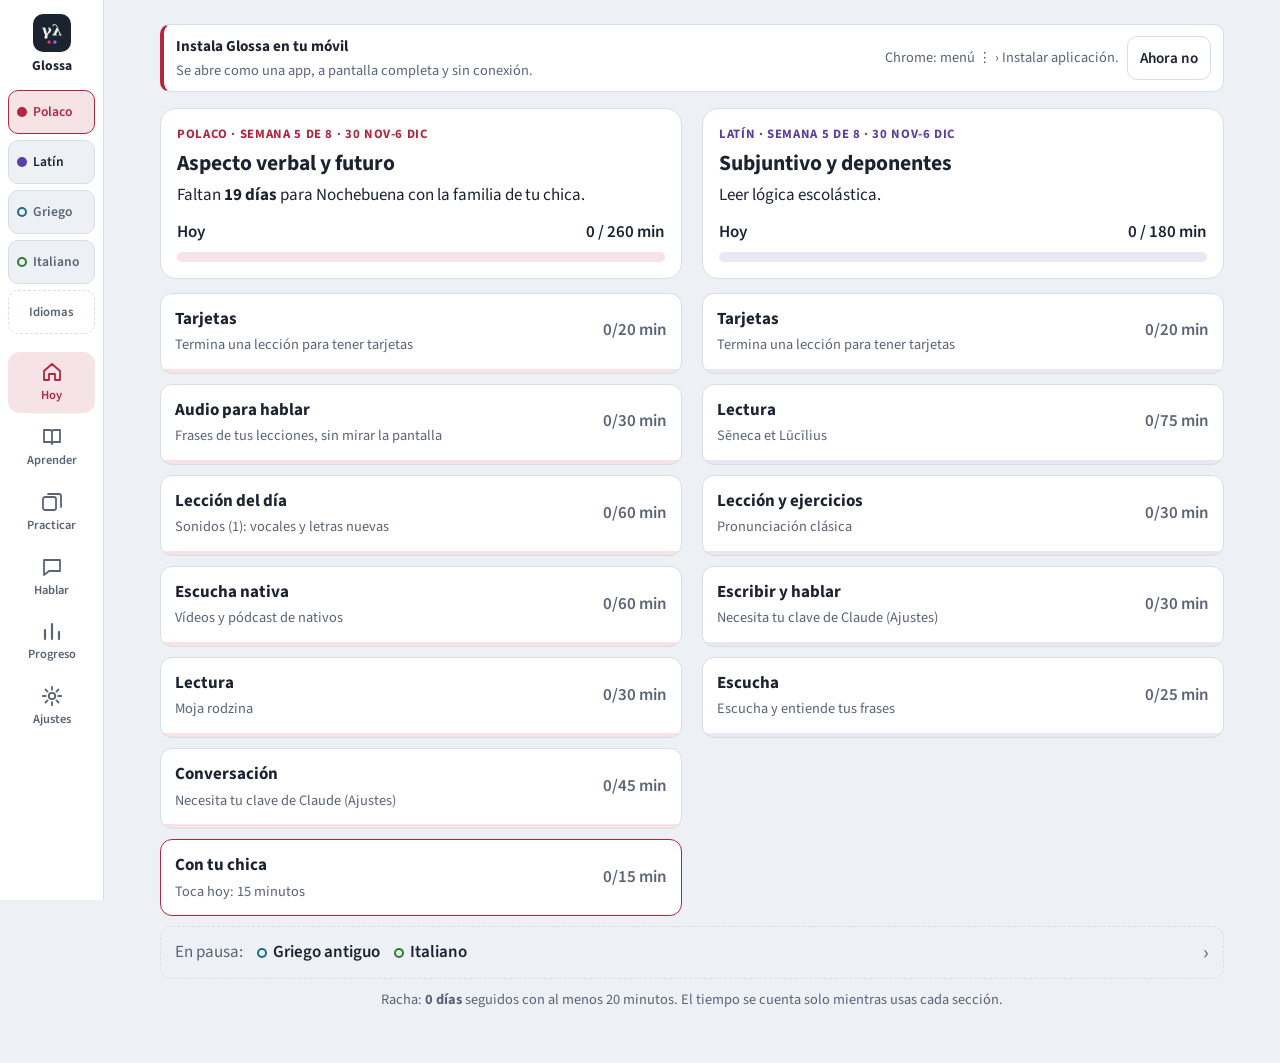
<file: index.html>
<!DOCTYPE html>
<html lang="es">
<head>
<meta charset="utf-8">
<meta name="viewport" content="width=device-width, initial-scale=1, viewport-fit=cover">
<meta name="theme-color" content="#edf0f4" media="(prefers-color-scheme: light)">
<meta name="theme-color" content="#0f131a" media="(prefers-color-scheme: dark)">
<meta name="description" content="Polaco, latín y los idiomas que vengan: lecciones, tarjetas, lecturas y conversación.">
<title>Glossa</title>
<link rel="manifest" href="manifest.webmanifest">
<link rel="icon" href="icons/icon-192.png" type="image/png">
<link rel="apple-touch-icon" href="icons/apple-touch-icon.png">
<meta name="apple-mobile-web-app-capable" content="yes">
<meta name="mobile-web-app-capable" content="yes">
<meta name="apple-mobile-web-app-title" content="Glossa">
<link rel="stylesheet" href="css/fonts.css">
<link rel="stylesheet" href="css/app.css">
</head>
<body data-course="pl">
<div id="app"><p class="boot">Cargando Glossa…</p></div>
<script src="js/version.js"></script>
<script src="js/core.js"></script>
<script src="courses/index.js"></script>
<script src="courses/pl.js"></script>
<script src="courses/pl-2.js"></script>
<script src="courses/pl-3.js"></script>
<script src="courses/pl-4.js"></script>
<script src="courses/pl-5.js"></script>
<script src="courses/pl-6.js"></script>
<script src="courses/pl-7.js"></script>
<script src="courses/pl-8.js"></script>
<script src="courses/la.js"></script>
<script src="courses/la-2.js"></script>
<script src="courses/la-3.js"></script>
<script src="courses/la-4.js"></script>
<script src="courses/la-5.js"></script>
<script src="courses/la-6.js"></script>
<script src="courses/la-7.js"></script>
<script src="courses/la-8.js"></script>
<script src="courses/grc.js"></script>
<script src="courses/grc-1.js"></script>
<script src="courses/grc-2.js"></script>
<script src="courses/grc-3.js"></script>
<script src="courses/grc-4.js"></script>
<script src="courses/grc-5.js"></script>
<script src="courses/grc-6.js"></script>
<script src="courses/grc-7.js"></script>
<script src="courses/grc-8.js"></script>
<script src="courses/it.js"></script>
<script src="courses/it-1.js"></script>
<script src="courses/it-2.js"></script>
<script src="courses/it-3.js"></script>
<script src="courses/it-4.js"></script>
<script src="courses/it-5.js"></script>
<script src="courses/it-6.js"></script>
<script src="courses/it-7.js"></script>
<script src="courses/it-8.js"></script>
<script src="js/store.js"></script>
<script src="js/speech.js"></script>
<script src="js/voz-pro.js"></script>
<script src="js/ai.js"></script>
<script src="js/app.js"></script>
</body>
</html>
</file>
<file: css/fonts.css>
/* Literata y Source Sans 3 (SIL Open Font License), servidas desde la propia app para funcionar sin conexión */
@font-face{font-family:'Literata';font-style:normal;font-display:swap;font-weight:400;src:url(../fonts/literata-latin-400-normal.woff2) format('woff2');unicode-range:U+0000-00FF,U+0131,U+0152-0153,U+02BB-02BC,U+02C6,U+02DA,U+02DC,U+0304,U+0308,U+0329,U+2000-206F,U+20AC,U+2122,U+2191,U+2193,U+2212,U+2215,U+FEFF,U+FFFD;}
@font-face{font-family:'Literata';font-style:normal;font-display:swap;font-weight:400;src:url(../fonts/literata-latin-ext-400-normal.woff2) format('woff2');unicode-range:U+0100-02BA,U+02BD-02C5,U+02C7-02CC,U+02CE-02D7,U+02DD-02FF,U+0304,U+0308,U+0329,U+1D00-1DBF,U+1E00-1E9F,U+1EF2-1EFF,U+2020,U+20A0-20AB,U+20AD-20C0,U+2113,U+2C60-2C7F,U+A720-A7FF;}
@font-face{font-family:'Literata';font-style:normal;font-display:swap;font-weight:600;src:url(../fonts/literata-latin-600-normal.woff2) format('woff2');unicode-range:U+0000-00FF,U+0131,U+0152-0153,U+02BB-02BC,U+02C6,U+02DA,U+02DC,U+0304,U+0308,U+0329,U+2000-206F,U+20AC,U+2122,U+2191,U+2193,U+2212,U+2215,U+FEFF,U+FFFD;}
@font-face{font-family:'Literata';font-style:normal;font-display:swap;font-weight:600;src:url(../fonts/literata-latin-ext-600-normal.woff2) format('woff2');unicode-range:U+0100-02BA,U+02BD-02C5,U+02C7-02CC,U+02CE-02D7,U+02DD-02FF,U+0304,U+0308,U+0329,U+1D00-1DBF,U+1E00-1E9F,U+1EF2-1EFF,U+2020,U+20A0-20AB,U+20AD-20C0,U+2113,U+2C60-2C7F,U+A720-A7FF;}
@font-face{font-family:'Literata';font-style:italic;font-display:swap;font-weight:400;src:url(../fonts/literata-latin-400-italic.woff2) format('woff2');unicode-range:U+0000-00FF,U+0131,U+0152-0153,U+02BB-02BC,U+02C6,U+02DA,U+02DC,U+0304,U+0308,U+0329,U+2000-206F,U+20AC,U+2122,U+2191,U+2193,U+2212,U+2215,U+FEFF,U+FFFD;}
@font-face{font-family:'Literata';font-style:italic;font-display:swap;font-weight:400;src:url(../fonts/literata-latin-ext-400-italic.woff2) format('woff2');unicode-range:U+0100-02BA,U+02BD-02C5,U+02C7-02CC,U+02CE-02D7,U+02DD-02FF,U+0304,U+0308,U+0329,U+1D00-1DBF,U+1E00-1E9F,U+1EF2-1EFF,U+2020,U+20A0-20AB,U+20AD-20C0,U+2113,U+2C60-2C7F,U+A720-A7FF;}
@font-face{font-family:'Literata';font-style:normal;font-display:swap;font-weight:400;src:url(../fonts/literata-greek-400-normal.woff2) format('woff2');unicode-range:U+0370-0377,U+037A-037F,U+0384-038A,U+038C,U+038E-03A1,U+03A3-03FF;}
@font-face{font-family:'Literata';font-style:normal;font-display:swap;font-weight:400;src:url(../fonts/literata-greek-ext-400-normal.woff2) format('woff2');unicode-range:U+1F00-1FFF;}
@font-face{font-family:'Literata';font-style:normal;font-display:swap;font-weight:600;src:url(../fonts/literata-greek-600-normal.woff2) format('woff2');unicode-range:U+0370-0377,U+037A-037F,U+0384-038A,U+038C,U+038E-03A1,U+03A3-03FF;}
@font-face{font-family:'Literata';font-style:normal;font-display:swap;font-weight:600;src:url(../fonts/literata-greek-ext-600-normal.woff2) format('woff2');unicode-range:U+1F00-1FFF;}
@font-face{font-family:'Source Sans 3';font-style:normal;font-display:swap;font-weight:400;src:url(../fonts/source-sans-3-latin-400-normal.woff2) format('woff2');unicode-range:U+0000-00FF,U+0131,U+0152-0153,U+02BB-02BC,U+02C6,U+02DA,U+02DC,U+0304,U+0308,U+0329,U+2000-206F,U+20AC,U+2122,U+2191,U+2193,U+2212,U+2215,U+FEFF,U+FFFD;}
@font-face{font-family:'Source Sans 3';font-style:normal;font-display:swap;font-weight:400;src:url(../fonts/source-sans-3-latin-ext-400-normal.woff2) format('woff2');unicode-range:U+0100-02BA,U+02BD-02C5,U+02C7-02CC,U+02CE-02D7,U+02DD-02FF,U+0304,U+0308,U+0329,U+1D00-1DBF,U+1E00-1E9F,U+1EF2-1EFF,U+2020,U+20A0-20AB,U+20AD-20C4,U+2113,U+2C60-2C7F,U+A720-A7FF;}
@font-face{font-family:'Source Sans 3';font-style:normal;font-display:swap;font-weight:600;src:url(../fonts/source-sans-3-latin-600-normal.woff2) format('woff2');unicode-range:U+0000-00FF,U+0131,U+0152-0153,U+02BB-02BC,U+02C6,U+02DA,U+02DC,U+0304,U+0308,U+0329,U+2000-206F,U+20AC,U+2122,U+2191,U+2193,U+2212,U+2215,U+FEFF,U+FFFD;}
@font-face{font-family:'Source Sans 3';font-style:normal;font-display:swap;font-weight:600;src:url(../fonts/source-sans-3-latin-ext-600-normal.woff2) format('woff2');unicode-range:U+0100-02BA,U+02BD-02C5,U+02C7-02CC,U+02CE-02D7,U+02DD-02FF,U+0304,U+0308,U+0329,U+1D00-1DBF,U+1E00-1E9F,U+1EF2-1EFF,U+2020,U+20A0-20AB,U+20AD-20C4,U+2113,U+2C60-2C7F,U+A720-A7FF;}
@font-face{font-family:'Source Sans 3';font-style:normal;font-display:swap;font-weight:700;src:url(../fonts/source-sans-3-latin-700-normal.woff2) format('woff2');unicode-range:U+0000-00FF,U+0131,U+0152-0153,U+02BB-02BC,U+02C6,U+02DA,U+02DC,U+0304,U+0308,U+0329,U+2000-206F,U+20AC,U+2122,U+2191,U+2193,U+2212,U+2215,U+FEFF,U+FFFD;}
@font-face{font-family:'Source Sans 3';font-style:normal;font-display:swap;font-weight:700;src:url(../fonts/source-sans-3-latin-ext-700-normal.woff2) format('woff2');unicode-range:U+0100-02BA,U+02BD-02C5,U+02C7-02CC,U+02CE-02D7,U+02DD-02FF,U+0304,U+0308,U+0329,U+1D00-1DBF,U+1E00-1E9F,U+1EF2-1EFF,U+2020,U+20A0-20AB,U+20AD-20C4,U+2113,U+2C60-2C7F,U+A720-A7FF;}
</file>
<file: css/app.css>
:root {
  /* Glossa: herramienta de estudio diaria. Fondo gris azulado, superficies blancas, un acento por idioma
     (carmesí polaco, violeta latín, azul griego, verde italiano). Interfaz en sans; los textos en otros idiomas,
     en serif Literata. Móvil: navegación abajo y, en lecciones y prácticas, una barra de acción fija al alcance
     del pulgar. Fold abierta (≥ 680 px): barra lateral y dos columnas. */
  --bg: #edf0f4;
  --surface: #ffffff;
  --ink: #1b2230;
  --muted: #5a6475;
  --line: #d8dde6;
  --good: #1e7a4c;
  --mid: #9a6200;
  --bad: #b3261e;
  --c-pl: #b3263e;
  --c-la: #5b3fa3;
  --c-grc: #1f6f8b;
  --c-it: #2e7d32;
  --on-accent: #ffffff;
  --font-ui: "Source Sans 3", "Segoe UI", Roboto, system-ui, sans-serif;
  --font-text: "Literata", Georgia, "Times New Roman", serif;
  --radius: 12px;
  --rail: 104px;
  color-scheme: light;
}
@media (prefers-color-scheme: dark) {
  :root:not([data-theme="light"]) {
    --bg: #0f131a; --surface: #181d27; --ink: #e6e9f0; --muted: #9ba4b6; --line: #2a3140;
    --good: #5fd39c; --mid: #e8b04a; --bad: #ff8a80;
    --c-pl: #ff7f92; --c-la: #b6a4ff; --c-grc: #6cc6e6; --c-it: #7fd88a;
    --on-accent: #12151c;
    color-scheme: dark;
  }
}
:root[data-theme="dark"] {
  --bg: #0f131a; --surface: #181d27; --ink: #e6e9f0; --muted: #9ba4b6; --line: #2a3140;
  --good: #5fd39c; --mid: #e8b04a; --bad: #ff8a80;
  --c-pl: #ff7f92; --c-la: #b6a4ff; --c-grc: #6cc6e6; --c-it: #7fd88a;
  --on-accent: #12151c;
  color-scheme: dark;
}
[data-course] { --accent: var(--c-pl); --accent-soft: color-mix(in srgb, var(--accent) 13%, transparent); }
[data-course="la"] { --accent: var(--c-la); }
[data-course="grc"] { --accent: var(--c-grc); }
[data-course="it"] { --accent: var(--c-it); }

* { box-sizing: border-box; }
[hidden] { display: none !important; }
html, body { margin: 0; height: 100%; }
body {
  background: var(--bg); color: var(--ink); font-family: var(--font-ui); font-size: 17px; line-height: 1.5;
  -webkit-text-size-adjust: 100%; -webkit-tap-highlight-color: transparent;
}
.boot { padding: 24px; color: var(--muted); }
h1, h2, h3 { text-wrap: balance; line-height: 1.2; }
h1.page { font-size: 1.6rem; margin: 6px 0 12px; }
h2 { font-size: 1.18rem; margin: 26px 0 10px; }
h3 { margin: 20px 0 8px; color: var(--muted); text-transform: uppercase; letter-spacing: .05em; font-size: .8rem; }
p { margin: 0 0 12px; }
a { color: var(--accent); }
.t { font-family: var(--font-text); }
em.t { font-style: italic; }
.num { font-variant-numeric: tabular-nums; }
.muted { color: var(--muted); }
.small { font-size: .9rem; }
.center { text-align: center; justify-content: center; }
.hint { color: var(--muted); font-size: .9rem; }
.eyebrow { color: var(--accent); font-weight: 700; font-size: .8rem; text-transform: uppercase; letter-spacing: .05em; margin: 0 0 6px; }
.lead { font-size: 1.05rem; }
.sr { position: absolute; width: 1px; height: 1px; overflow: hidden; clip: rect(0 0 0 0); white-space: nowrap; }
button, input, select, textarea { font: inherit; color: inherit; }
button { cursor: pointer; }
:focus-visible { outline: 3px solid var(--accent); outline-offset: 2px; }
.err { color: var(--bad); }
.okmsg { color: var(--good); font-weight: 600; }
.midmsg { color: var(--mid); font-weight: 600; }
.badmsg { color: var(--bad); font-weight: 600; }

/* ---------- Marco ---------- */
.shell { min-height: 100%; }
.content { max-width: 680px; margin: 0 auto; padding: 0 16px calc(96px + env(safe-area-inset-bottom)); }
body.sheet-open .content { padding-bottom: calc(300px + env(safe-area-inset-bottom)); }
body.flow .content { padding-bottom: calc(210px + env(safe-area-inset-bottom)); }
.rail { display: none; }
.top { display: flex; align-items: center; gap: 10px; padding: calc(10px + env(safe-area-inset-top)) 0 8px; position: sticky; top: 0; background: var(--bg); z-index: 5; }
.brand { font-weight: 700; display: flex; align-items: center; gap: 8px; flex: 1; }
.logo { width: 30px; height: 30px; border-radius: 8px; display: block; }
.dot { display: inline-block; width: 10px; height: 10px; border-radius: 50%; background: var(--accent); flex: none; }
.dot.hollow { background: transparent; box-shadow: inset 0 0 0 2px var(--accent); }
.course-btn { display: inline-flex; align-items: center; gap: 8px; border: 1px solid var(--line); background: var(--surface); border-radius: 999px; padding: 6px 14px; min-height: 44px; font-weight: 600; }
.chev { color: var(--muted); font-size: .8rem; }
.icon-btn { border: 0; background: none; width: 44px; height: 44px; display: grid; place-items: center; color: var(--muted); border-radius: 50%; flex: none; }
.icon-btn svg { width: 22px; height: 22px; }
.tabs { position: fixed; left: 0; right: 0; bottom: 0; z-index: 10; display: grid; grid-template-columns: repeat(5, 1fr); background: var(--surface); border-top: 1px solid var(--line); padding: 4px 4px calc(4px + env(safe-area-inset-bottom)); }
.tabs button { position: relative; border: 0; background: none; display: grid; justify-items: center; gap: 2px; padding: 6px 2px; min-height: 58px; color: var(--muted); font-size: .76rem; font-weight: 600; }
.tabs svg { width: 24px; height: 24px; }
.tabs button.on { color: var(--accent); }
.badge { position: absolute; top: 2px; left: 54%; background: var(--accent); color: var(--on-accent); border-radius: 99px; font-size: .7rem; padding: 1px 6px; min-width: 20px; font-style: normal; }
.toast { position: fixed; left: 50%; transform: translateX(-50%); bottom: calc(84px + env(safe-area-inset-bottom)); background: var(--ink); color: var(--bg); padding: 10px 16px; border-radius: 10px; z-index: 40; max-width: 90vw; font-weight: 600; box-shadow: 0 8px 24px rgba(10, 20, 40, .25); }
body.flow .toast { bottom: calc(150px + env(safe-area-inset-bottom)); }
body.typing .tabs, body.typing .actbar { display: none; }
.banner { background: var(--surface); border: 1px solid var(--line); border-left: 4px solid var(--accent); border-radius: 10px; padding: 10px 12px; font-size: .95rem; margin: 6px 0 12px; }
.banner.warn { border-left-color: var(--bad); }
.banner.install { display: flex; gap: 12px; align-items: center; justify-content: space-between; flex-wrap: wrap; }
.banner.install p { margin: 2px 0 0; }
.banner .row-btns { margin: 0; }
.row-between { display: flex; align-items: center; justify-content: space-between; gap: 10px; }
.row-between h2 { margin-bottom: 10px; }

/* ---------- Botones y piezas ---------- */
.btn { display: inline-flex; align-items: center; justify-content: center; gap: 8px; min-height: 44px; padding: 9px 16px; border-radius: 10px; border: 1px solid var(--line); background: var(--surface); font-weight: 600; text-decoration: none; color: var(--ink); }
.btn svg { width: 20px; height: 20px; flex: none; }
.btn.primary { background: var(--accent); border-color: var(--accent); color: var(--on-accent); }
.btn.danger { background: var(--bad); border-color: var(--bad); color: var(--on-accent); }
.btn.ghost { background: transparent; }
.btn.small { padding: 6px 12px; font-size: .95rem; }
.btn.tiny { padding: 4px 10px; font-size: .88rem; }
.btn.big { min-height: 52px; font-size: 1.05rem; }
.btn.wide { width: 100%; }
.btn:disabled, .btn.disabled, .btn[aria-disabled="true"] { opacity: .5; cursor: default; }
.btn.mic.on { background: var(--accent-soft); border-color: var(--accent); color: var(--accent); }
.btn.primary.mic.on { background: var(--accent); color: var(--on-accent); opacity: .85; }
.btn.icon { padding: 0; width: 46px; }
.filebtn { cursor: pointer; }
.back { display: inline-flex; align-items: center; gap: 2px; background: none; border: 0; color: var(--accent); font-weight: 600; padding: 8px 10px 8px 0; min-height: 44px; margin-left: -6px; }
.back svg { width: 20px; height: 20px; }
.say { position: relative; flex: none; display: inline-grid; place-items: center; width: 44px; height: 44px; border-radius: 50%; border: 1px solid var(--line); background: var(--accent-soft); color: var(--accent); }
.say svg { width: 20px; height: 20px; }
.say.big { width: 76px; height: 76px; border-width: 2px; border-color: var(--accent); }
.say.big svg { width: 34px; height: 34px; }
.row-btns { display: flex; flex-wrap: wrap; gap: 8px; align-items: center; margin: 12px 0; }
.card { background: var(--surface); border: 1px solid var(--line); border-radius: 14px; padding: 16px; margin: 12px 0; }
.card.center { text-align: center; }
.card.empty { padding: 26px 18px; }
.card > :last-child { margin-bottom: 0; }
.card-grid { display: grid; gap: 12px; grid-template-columns: repeat(auto-fit, minmax(min(100%, 260px), 1fr)); }
.card-grid .card { margin: 0; }
.note { background: var(--accent-soft); border-radius: 12px; padding: 12px 14px; margin: 12px 0; }
.endbar { margin: 22px 0 8px; display: grid; gap: 8px; }
.two { display: grid; gap: 0 24px; }
.chip { border: 1px solid var(--line); background: var(--surface); border-radius: 12px; padding: 8px 14px; min-height: 44px; font-size: 1.05rem; box-shadow: 0 2px 0 var(--line); }
.chip.on { background: var(--accent); color: var(--on-accent); border-color: var(--accent); box-shadow: none; }
.chip:disabled { opacity: .3; box-shadow: none; }
.chips { display: flex; flex-wrap: wrap; gap: 8px; margin-bottom: 12px; }
.chips .chip { font-weight: 600; border-radius: 999px; box-shadow: none; background: var(--bg); }
.chips .chip.on { background: var(--accent); }
.bar { height: 10px; background: var(--accent-soft); border-radius: 99px; overflow: hidden; }
.bar i { display: block; height: 100%; background: var(--accent); border-radius: 99px; transition: width .35s ease; }
.bar.thin { height: 4px; border-radius: 0 0 12px 12px; }
.spin { display: inline-block; width: 28px; height: 28px; border-radius: 50%; border: 3px solid var(--accent-soft); border-top-color: var(--accent); animation: spin .9s linear infinite; flex: none; }
@keyframes spin { to { transform: rotate(360deg); } }

/* ---------- Hoy ---------- */
.hero { background: var(--surface); border: 1px solid var(--line); border-radius: 16px; padding: 16px; margin: 4px 0 14px; }
.hero-title { font-size: 1.5rem; margin: 2px 0 6px; }
.sub { margin-bottom: 12px; }
.meter-top { display: flex; justify-content: space-between; gap: 10px; font-weight: 600; margin-bottom: 6px; }
.tasks, .list { list-style: none; padding: 0; margin: 0; display: grid; gap: 10px; }
.task { background: var(--surface); border: 1px solid var(--line); border-radius: var(--radius); overflow: hidden; }
.task.par { border-color: var(--accent); }
.task-go { width: 100%; display: flex; align-items: center; justify-content: space-between; gap: 12px; background: none; border: 0; padding: 13px 14px; text-align: left; min-height: 62px; }
.task-main { display: grid; gap: 2px; }
.task-main .muted { font-size: .9rem; }
.task-min { display: inline-flex; align-items: center; gap: 4px; color: var(--muted); font-weight: 600; white-space: nowrap; }
.task.done .task-min { color: var(--good); }
.task-min svg, .n svg { width: 18px; height: 18px; }
.hoy-grid { display: grid; grid-template-columns: repeat(auto-fit, minmax(300px, 1fr)); gap: 20px; align-items: start; }
.others { display: grid; gap: 8px; margin: 14px 0; }
.other { display: flex; align-items: center; gap: 10px; background: var(--surface); border: 1px solid var(--line); border-radius: var(--radius); padding: 12px 14px; min-height: 52px; font-weight: 600; text-align: left; }
.other .num { margin-left: auto; color: var(--muted); font-weight: 600; font-size: .92rem; }
.other .chev, .paused-row .chev { font-size: 1.3rem; }
.paused-row { width: 100%; display: flex; align-items: center; gap: 8px 14px; flex-wrap: wrap; background: transparent; border: 1px dashed var(--line); border-radius: var(--radius); padding: 10px 14px; min-height: 52px; margin: 10px 0; text-align: left; }
.paused-row .chev { margin-left: auto; }
.pz { display: inline-flex; align-items: center; gap: 6px; font-weight: 600; }
.paused-card h2 { margin: 0 0 6px; }

/* ---------- Listas y ruta ---------- */
.row { width: 100%; display: flex; gap: 12px; align-items: center; text-align: left; background: var(--surface); border: 1px solid var(--line); border-radius: var(--radius); padding: 11px 14px; min-height: 60px; }
.row .n { flex: none; display: inline-grid; place-items: center; width: 34px; height: 34px; border-radius: 50%; background: var(--accent-soft); color: var(--accent); font-weight: 700; font-size: .78rem; }
.row.done .n { background: color-mix(in srgb, var(--good) 15%, transparent); color: var(--good); }
.row.pend { border-style: dashed; background: transparent; }
.row-main { display: grid; gap: 2px; min-width: 0; }
.row-main .muted { font-size: .88rem; }
.seg { display: inline-flex; background: var(--surface); border: 1px solid var(--line); border-radius: 999px; padding: 3px; }
.seg button { border: 0; background: none; padding: 7px 14px; border-radius: 999px; font-weight: 600; color: var(--muted); min-height: 44px; display: inline-flex; align-items: center; justify-content: center; gap: 5px; }
.seg button svg { width: 16px; height: 16px; }
.seg button[aria-pressed="true"] { background: var(--accent); color: var(--on-accent); }
.seg.wide { display: flex; margin: 0 0 14px; }
.seg.wide button { flex: 1; }
.level-head h2 { margin: 2px 0 12px; }
.level-head .hint { margin-top: 8px; }
.continuar { justify-content: space-between; text-align: left; margin: 16px 0 6px; min-height: 66px; padding: 10px 16px; }
.continuar span { display: grid; gap: 1px; min-width: 0; }
.continuar small { font-weight: 500; font-size: .86rem; opacity: .92; overflow: hidden; text-overflow: ellipsis; white-space: nowrap; }
.continuar svg { width: 26px; height: 26px; }
.units { list-style: none; padding: 0; margin: 14px 0 6px; display: grid; gap: 10px; }
.unit { background: var(--surface); border: 1px solid var(--line); border-radius: 14px; overflow: hidden; }
.unit.cur { border-color: var(--accent); box-shadow: inset 0 0 0 1px var(--accent); }
.unit.off { background: transparent; border-style: dashed; }
.unit-head { width: 100%; display: flex; align-items: center; gap: 12px; background: none; border: 0; padding: 12px 14px; text-align: left; min-height: 66px; }
.unit-head.static { cursor: default; }
.unit-n { flex: none; display: grid; place-items: center; width: 36px; height: 36px; border-radius: 50%; background: var(--accent-soft); color: var(--accent); font-weight: 700; }
.unit.done .unit-n { background: color-mix(in srgb, var(--good) 15%, transparent); color: var(--good); }
.unit.off .unit-n { background: transparent; box-shadow: inset 0 0 0 1px var(--line); color: var(--muted); }
.unit-n svg { width: 18px; height: 18px; }
.unit-main { flex: 1; display: grid; gap: 1px; min-width: 0; }
.unit-k { color: var(--accent); font-size: .74rem; font-weight: 700; text-transform: uppercase; letter-spacing: .05em; }
.unit .chev { color: var(--muted); font-size: 1.5rem; line-height: 1; transition: transform .15s; }
.unit-head[aria-expanded="true"] .chev { transform: rotate(90deg); }
.unit .bar.thin { border-radius: 0; }
.unit-body { padding: 10px 12px 14px; display: grid; gap: 10px; border-top: 1px solid var(--line); }
.unit-body > p { margin: 0; }
.unit-body .row { background: var(--bg); }
.unit-body .row.pend { background: transparent; }
.unit-body .btn { justify-self: start; }
.locked { display: grid; gap: 6px; }
.locked p { margin: 0; }
.locked svg { width: 18px; height: 18px; vertical-align: -3px; margin-right: 6px; color: var(--muted); }
.locked .btn { justify-self: start; }
.locked-list { opacity: .75; }
.genbox { display: grid; justify-items: center; gap: 6px; }
.genbox p { margin: 0; }
.genbox.inline { display: flex; align-items: center; gap: 10px; justify-items: start; }
.genbox.inline .spin { width: 20px; height: 20px; }

/* ---------- Lección: pasos ---------- */
.flowhead { display: flex; align-items: center; gap: 6px; padding: calc(8px + env(safe-area-inset-top)) 0 6px; }
.flowhead .close { margin-left: -10px; color: var(--ink); }
.fh-main { flex: 1; min-width: 0; }
.fh-main .eyebrow { margin: 0 0 1px; font-size: .74rem; }
.fh-title { font-size: 1.12rem; margin: 0; display: -webkit-box; -webkit-line-clamp: 2; -webkit-box-orient: vertical; overflow: hidden; }
.flowhead .btn { flex: none; }
.stepper { display: grid; grid-template-columns: repeat(4, 1fr); gap: 4px; margin: 2px 0 16px; }
.step { display: flex; flex-direction: column; align-items: center; gap: 3px; background: none; border: 0; padding: 6px 2px 8px; min-height: 58px; color: var(--muted); font-weight: 600; font-size: .78rem; border-radius: 10px 10px 0 0; box-shadow: inset 0 -3px 0 var(--line); }
.step-n { display: grid; place-items: center; width: 26px; height: 26px; border-radius: 50%; border: 2px solid var(--line); background: var(--surface); font-size: .8rem; }
.step-n svg { width: 15px; height: 15px; }
.step.past { color: var(--ink); box-shadow: inset 0 -3px 0 var(--accent); }
.step.past .step-n { border-color: var(--accent); color: var(--accent); }
.step.on { color: var(--accent); box-shadow: inset 0 -3px 0 var(--accent); }
.step.on .step-n { background: var(--accent); border-color: var(--accent); color: var(--on-accent); }
.step:disabled { opacity: .45; cursor: default; }
.paso { animation: fadeIn .18s ease-out; }
@keyframes fadeIn { from { opacity: 0; transform: translateY(6px); } to { opacity: 1; transform: none; } }
.examples, .vocab { list-style: none; padding: 0; margin: 0 0 12px; display: grid; gap: 8px; }
.examples li, .vocab li { display: flex; gap: 10px; align-items: center; background: var(--surface); border: 1px solid var(--line); border-radius: var(--radius); padding: 8px 10px; }
.examples li > span { display: grid; }
.examples .t { font-size: 1.08rem; }
.big2 { font-size: 1.3rem !important; }
.vocab li .t { font-size: 1.04rem; flex: 1; }
.vocab li .muted { flex: 1; text-align: right; font-size: .9rem; }
.tablewrap { overflow-x: auto; margin: 8px 0 14px; background: var(--surface); border: 1px solid var(--line); border-radius: var(--radius); }
table { border-collapse: collapse; width: 100%; font-size: .95rem; }
th, td { padding: 8px 10px; text-align: left; border-bottom: 1px solid var(--line); vertical-align: middle; }
th { font-size: .78rem; text-transform: uppercase; letter-spacing: .04em; color: var(--muted); }
tr:last-child td { border-bottom: 0; }
tr.cur td { background: var(--accent-soft); font-weight: 600; }
.cellsay { display: inline-flex; align-items: center; gap: 8px; }
.cellsay .say { width: 36px; height: 36px; }
.cellsay .say::after { content: ""; position: absolute; inset: -4px; }
.cellsay .say svg { width: 17px; height: 17px; }
.vgrid { list-style: none; margin: 0; padding: 0; display: grid; gap: 10px; grid-template-columns: repeat(auto-fill, minmax(min(100%, 280px), 1fr)); }
.vcard { width: 100%; height: 100%; display: grid; grid-template-columns: minmax(0, 1fr) auto; grid-template-areas: "t i" "e i"; gap: 2px 12px; align-items: center; text-align: left; background: var(--surface); border: 1px solid var(--line); border-radius: var(--radius); padding: 12px 14px; min-height: 66px; color: var(--ink); }
.vcard .vt { grid-area: t; font-size: 1.15rem; }
.vcard .ve { grid-area: e; color: var(--muted); font-size: .92rem; }
.vcard .vi { grid-area: i; display: grid; place-items: center; width: 40px; height: 40px; border-radius: 50%; background: var(--accent-soft); color: var(--accent); }
.vcard .vi svg { width: 20px; height: 20px; }
.vcard.playing { border-color: var(--accent); box-shadow: inset 0 0 0 2px var(--accent); }
.vcard.playing .vi { background: var(--accent); color: var(--on-accent); }

/* ---------- Ejercicios y reproductor ---------- */
.player { max-width: 640px; margin: 0 auto; }
.ply-top { display: flex; align-items: center; gap: 10px; margin: 2px 0 18px; }
.ply-top .bar { flex: 1; }
.item { animation: fadeIn .18s ease-out; }
.itype { color: var(--muted); font-weight: 700; font-size: .76rem; text-transform: uppercase; letter-spacing: .06em; margin: 0 0 8px; }
.show { display: flex; align-items: center; gap: 12px; flex-wrap: wrap; margin: 2px 0 10px; }
.show-t { font-size: 1.95rem; line-height: 1.2; }
.show-es { font-size: 1.35rem; font-weight: 600; }
.big-es { font-size: 1.45rem; margin-bottom: 8px; }
.q { font-weight: 600; font-size: 1.04rem; }
.opts { display: grid; gap: 10px; }
.opt { display: flex; align-items: center; gap: 12px; width: 100%; text-align: left; min-height: 58px; padding: 10px 14px; border-radius: 12px; border: 2px solid var(--line); background: var(--surface); color: var(--ink); font-size: 1.04rem; line-height: 1.3; }
.opts.t .opt { font-size: 1.16rem; }
.opt .key { flex: none; display: grid; place-items: center; width: 28px; height: 28px; border-radius: 8px; border: 1px solid var(--line); color: var(--muted); font: 600 .8rem/1 var(--font-ui); }
.opt .key svg { width: 18px; height: 18px; }
.opt.ok { border-color: var(--good); background: color-mix(in srgb, var(--good) 13%, var(--surface)); }
.opt.ok .key { background: var(--good); border-color: var(--good); color: var(--surface); }
.opt.bad { border-color: var(--bad); background: color-mix(in srgb, var(--bad) 11%, var(--surface)); }
.opt.bad .key { background: var(--bad); border-color: var(--bad); color: var(--surface); }
.opt.dim { opacity: .55; }
.opt[aria-disabled="true"] { cursor: default; }
.listen { display: flex; align-items: center; gap: 16px; margin: 4px 0 14px; }
.built, .pool { display: flex; flex-wrap: wrap; gap: 8px; min-height: 58px; padding: 8px 0; align-content: flex-start; }
.built { border-bottom: 2px dashed var(--line); margin-bottom: 10px; }
.built.ok { border-bottom: 2px solid var(--good); }
.built.bad { border-bottom: 2px solid var(--bad); }
.built .ph { align-self: center; font-family: var(--font-ui); }
.cloze { font-size: 1.35rem; line-height: 1.75; margin: 4px 0 2px; }
.blank { display: inline-block; min-width: 4.5em; border-bottom: 3px solid var(--accent); text-align: center; line-height: 1.25; }
.blank.ok { color: var(--good); border-color: var(--good); }
.blank.bad { color: var(--bad); border-color: var(--bad); text-decoration: line-through; }
.cloze-es { margin-bottom: 14px; }
.ex { background: var(--surface); border: 1px solid var(--line); border-radius: var(--radius); padding: 14px; margin: 10px 0; }
.ex .opt { background: var(--bg); min-height: 52px; }
.ex .opt.ok { background: color-mix(in srgb, var(--good) 13%, var(--surface)); }
.ex .opt.bad { background: color-mix(in srgb, var(--bad) 11%, var(--surface)); }
.ex .chip { background: var(--bg); }
.ex .say.big { width: 56px; height: 56px; }
.exfoot { display: flex; align-items: center; gap: 10px; flex-wrap: wrap; margin-top: 10px; }
.exres { margin-top: 10px; padding: 10px 12px; border-radius: 10px; background: var(--bg); }
.exres.ok { background: color-mix(in srgb, var(--good) 10%, var(--surface)); }
.exres.bad { background: color-mix(in srgb, var(--bad) 9%, var(--surface)); }
.heard { margin: 10px 0 2px; }
.answer { display: flex; align-items: center; gap: 10px; font-size: 1.1rem; margin: 8px 0 0; }
/* Barra de acción fija abajo (Comprobar / Continuar), con la corrección encima */
.actbar { position: fixed; left: 0; right: 0; bottom: 0; z-index: 12; background: var(--surface); border-top: 1px solid var(--line); box-shadow: 0 -6px 20px rgba(10, 20, 40, .08); padding: 10px 14px calc(10px + env(safe-area-inset-bottom)); }
.actbar-in { max-width: 680px; margin: 0 auto; display: grid; gap: 6px; }
.actbar.ok { background: color-mix(in srgb, var(--good) 10%, var(--surface)); border-top-color: color-mix(in srgb, var(--good) 50%, var(--line)); }
.actbar.bad { background: color-mix(in srgb, var(--bad) 9%, var(--surface)); border-top-color: color-mix(in srgb, var(--bad) 50%, var(--line)); }
.actbar-btns { display: flex; gap: 10px; }
.actbar-btns .btn { min-height: 52px; }
.actbar-btns .btn.big { flex: 1; }
.actbar .btn.primary[aria-disabled="true"] { background: var(--bg); border-color: var(--line); color: var(--muted); opacity: 1; }
.fb:empty { display: none; }
.fb > :last-child { margin-bottom: 2px; }
.fb-msg { display: flex; align-items: center; gap: 8px; font-weight: 700; font-size: 1.12rem; margin: 0 0 4px; }
.fb-msg svg { width: 22px; height: 22px; flex: none; }
.fb-ans, .exres .fb-ans { display: flex; align-items: center; gap: 10px; flex-wrap: wrap; font-size: 1.12rem; margin: 0 0 4px; }
.fb .small, .exres .small { margin: 0 0 2px; }

/* ---------- Resúmenes ---------- */
.done-card { padding: 22px 16px; }
.done-badge { display: inline-grid; place-items: center; width: 56px; height: 56px; border-radius: 50%; background: color-mix(in srgb, var(--good) 16%, var(--surface)); color: var(--good); margin-bottom: 4px; }
.done-badge svg { width: 30px; height: 30px; }
.done-card h2 { margin: 6px 0 4px; }
.score { font-size: 2.4rem; font-weight: 700; margin: 6px 0 0; line-height: 1.1; }
.mini-cards { list-style: none; padding: 0; margin: 0 0 14px; display: grid; gap: 6px; grid-template-columns: repeat(auto-fill, minmax(min(100%, 220px), 1fr)); }
.mini-cards li { display: grid; background: var(--surface); border: 1px solid var(--line); border-radius: 10px; padding: 8px 12px; }
.mini-cards .muted { font-size: .88rem; }
.next-up { display: grid; gap: 2px; background: var(--accent-soft); border-radius: 12px; padding: 12px 14px; }

/* ---------- Lectura ---------- */
.reading-tools { display: flex; gap: 8px; flex-wrap: wrap; margin: 4px 0 8px; }
.reading { font-size: 1.22rem; line-height: 1.85; background: var(--surface); border: 1px solid var(--line); border-radius: 14px; padding: 16px; }
.reading.antiguo { font-size: 1.15rem; }
.w { cursor: pointer; border-radius: 4px; padding: 0 1px; }
.w:hover { background: var(--accent-soft); }
.w.sel { background: var(--accent); color: var(--on-accent); }
.gloss-panel { display: none; }
.tr p:last-child { margin: 0; }
.overlay { position: fixed; inset: 0; background: rgba(10, 15, 25, .35); z-index: 25; }
.sheet { position: fixed; left: 0; right: 0; bottom: 0; z-index: 30; padding: 0 10px calc(10px + env(safe-area-inset-bottom)); }
.word-sheet { bottom: calc(66px + env(safe-area-inset-bottom)); padding-bottom: 6px; }
.sheet-in { max-width: 640px; margin: 0 auto; background: var(--surface); border: 1px solid var(--line); border-top: 4px solid var(--accent); border-radius: 14px; padding: 12px 14px; box-shadow: 0 10px 30px rgba(10, 20, 40, .2); max-height: calc(75vh / var(--z, 1)); overflow-y: auto; }
.sheet-top { display: flex; align-items: center; gap: 10px; margin-bottom: 6px; }
.sheet-top strong { font-size: 1.2rem; flex: 1; }
.x { border: 0; background: none; width: 44px; height: 44px; display: grid; place-items: center; color: var(--muted); flex: none; }
.x svg { width: 22px; height: 22px; }
.ai { color: var(--muted); }
.course-list { list-style: none; margin: 0 0 8px; padding: 0; display: grid; gap: 8px; }
.course-li { display: flex; align-items: center; gap: 8px; }
.course-row { flex: 1; min-width: 0; display: flex; align-items: center; gap: 12px; text-align: left; background: var(--bg); border: 1px solid var(--line); border-radius: var(--radius); padding: 12px 14px; min-height: 60px; }
.course-row > span { display: grid; gap: 2px; }
.course-row.on { border-color: var(--accent); background: var(--accent-soft); }
.course-row .dot { width: 14px; height: 14px; }

/* ---------- Tarjetas ---------- */
.review { max-width: 560px; margin: 0 auto; }
.flash { position: relative; width: 100%; background: var(--surface); border: 1px solid var(--line); border-radius: 18px; padding: 34px 16px 22px; text-align: center; display: grid; justify-items: center; gap: 12px; min-height: max(300px, calc(50vh / var(--z, 1))); align-content: center; color: var(--ink); animation: fadeIn .16s ease-out; }
.flash .tag { position: absolute; top: 12px; left: 12px; font-size: .72rem; font-weight: 700; text-transform: uppercase; letter-spacing: .05em; color: var(--accent); background: var(--accent-soft); border-radius: 99px; padding: 2px 9px; }
.front { font-size: 2rem; line-height: 1.25; }
.flash-play { display: grid; place-items: center; width: 44px; height: 44px; border-radius: 50%; background: var(--accent-soft); color: var(--accent); }
.flash-play svg { width: 20px; height: 20px; }
.backside { display: grid; gap: 4px; border-top: 1px solid var(--line); padding-top: 14px; width: 100%; }
.es { font-size: 1.25rem; font-weight: 600; }
.grades { display: grid; grid-template-columns: repeat(4, 1fr); gap: 8px; }
.grades button { min-height: 62px; border-radius: 12px; border: 1px solid var(--line); background: var(--surface); font-weight: 700; display: grid; place-items: center; gap: 0; padding: 6px 4px; color: var(--ink); }
.grades small { font-weight: 600; color: var(--muted); font-size: .8rem; }
.grades .g0 { border-color: var(--bad); color: var(--bad); }
.grades .g2 { background: var(--accent); border-color: var(--accent); color: var(--on-accent); }
.grades .g2 small { color: inherit; opacity: .85; }
.big { font-size: 1.35rem; font-weight: 600; }
p.t.big { font-size: 1.5rem; font-weight: 400; }

/* ---------- Practicar ---------- */
.hub { display: grid; gap: 12px; grid-template-columns: repeat(auto-fit, minmax(min(100%, 280px), 1fr)); }
.hub-card { margin: 0; display: grid; gap: 14px; align-content: space-between; }
.hub-top { display: flex; gap: 12px; align-items: flex-start; }
.hub-top h2 { margin: 2px 0 4px; font-size: 1.15rem; }
.hub-top p { margin: 0; }
.hub-ico { flex: none; display: grid; place-items: center; width: 44px; height: 44px; border-radius: 12px; background: var(--accent-soft); color: var(--accent); }
.hub-ico svg { width: 24px; height: 24px; }
.err-ico { background: color-mix(in srgb, var(--bad) 12%, transparent); color: var(--bad); }
.hub-card .row-btns { margin: 0; }
.hub + .hint { margin-top: 16px; }
.pill { display: inline-block; background: var(--bad); color: var(--on-accent); border-radius: 99px; font-size: .78rem; padding: 1px 8px; vertical-align: 2px; }

/* ---------- Hablar ---------- */
.menu { display: grid; gap: 10px; grid-template-columns: repeat(auto-fit, minmax(min(100%, 260px), 1fr)); }
.menu-item { text-align: left; display: grid; gap: 4px; margin: 0; width: 100%; color: var(--ink); }
.menu-item strong { font-size: 1.08rem; display: inline-flex; align-items: center; gap: 6px; }
.menu-item strong svg { width: 20px; height: 20px; color: var(--accent); }
.drillcard { min-height: 210px; display: grid; align-content: center; }
.phase { font-weight: 700; color: var(--accent); min-height: 1.5em; }
.blur { filter: blur(7px); user-select: none; }
audio { width: 100%; margin: 6px 0; }
.links { list-style: none; padding: 0; display: grid; gap: 10px; }
.links li { background: var(--surface); border: 1px solid var(--line); border-radius: var(--radius); padding: 12px 14px; display: grid; gap: 2px; }
.links a { font-weight: 700; }
.step-card .examples li, .card.step .examples li { background: var(--bg); }

/* ---------- Formularios ---------- */
.form h2 { margin-top: 0; }
.field { display: grid; gap: 6px; margin: 10px 0; align-content: start; }
.field > span { font-weight: 600; font-size: .95rem; }
.field-row { display: grid; grid-template-columns: 1fr 1fr; gap: 10px; }
.field-row.three { grid-template-columns: 1fr 1fr; gap: 0 10px; }
.field-row.three .field:first-child { grid-column: 1 / -1; }
.field input[type="text"], .field input[type="password"], .field input[type="date"], .field input[type="number"], .field select, .field textarea, .composer textarea {
  width: 100%; min-width: 0; padding: 10px 12px; border: 1px solid var(--line); border-radius: 10px; background: var(--bg); min-height: 44px;
}
.field textarea { resize: vertical; }
.field input[type="range"] { width: 100%; accent-color: var(--accent); min-height: 44px; }
.check { display: flex; gap: 10px; align-items: center; margin: 10px 0; min-height: 44px; }
.check input, .checks input { width: 22px; height: 22px; accent-color: var(--accent); flex: none; }
.checks { list-style: none; padding: 0; display: grid; gap: 8px; }
.checks label { display: flex; gap: 10px; align-items: flex-start; background: var(--surface); border: 1px solid var(--line); border-radius: 10px; padding: 11px 12px; min-height: 44px; }
.settings { display: grid; gap: 0 16px; }
.plan-row { border-top: 1px solid var(--line); padding: 12px 0 0; margin-top: 10px; }
.plan-name { display: inline-flex; align-items: center; gap: 8px; }
.plan-row .field { margin: 8px 0 4px; }
.plan-row .field > span { font-size: .85rem; color: var(--muted); }
details summary { cursor: pointer; min-height: 44px; display: flex; align-items: center; font-weight: 600; color: var(--muted); }
details.tech p { margin: 4px 0 0; }

/* ---------- Conversación ---------- */
.chatlog { display: grid; gap: 10px; max-height: calc(56vh / var(--z, 1)); overflow-y: auto; padding: 4px 2px; margin-bottom: 10px; overscroll-behavior: contain; }
.msg { max-width: 88%; padding: 10px 13px; border-radius: 14px; }
.msg p { margin: 0; }
.msg.ai { background: var(--surface); border: 1px solid var(--line); justify-self: start; border-bottom-left-radius: 4px; }
.msg.ai .t { font-size: 1.08rem; }
.msg.me { background: var(--accent); color: var(--on-accent); justify-self: end; border-bottom-right-radius: 4px; }
.msg-tools { display: flex; gap: 8px; align-items: center; margin-top: 8px; }
.tr { color: var(--muted); font-size: .92rem; margin-top: 6px !important; }
.composer { display: flex; gap: 8px; align-items: flex-end; }
.composer textarea { resize: vertical; font-family: var(--font-text); font-size: 1.05rem; }
.review-card h2 { margin-top: 0; }
.corr { list-style: none; padding: 0; display: grid; gap: 10px; margin: 0; }
.corr li { display: grid; gap: 2px; padding: 10px 12px; border: 1px solid var(--line); border-radius: 10px; background: var(--surface); }
.corr .bad { color: var(--bad); text-decoration: line-through; }
.corr .ok { color: var(--good); font-weight: 600; }
.hf { display: grid; gap: 10px; }
.hf-row { display: flex; align-items: center; gap: 12px; }
.hf-dot { flex: none; display: grid; place-items: center; width: 48px; height: 48px; border-radius: 50%; background: var(--accent-soft); color: var(--accent); }
.hf-dot svg { width: 24px; height: 24px; }
.hf-dot.escucho { background: var(--accent); color: var(--on-accent); animation: pulse 1.4s ease-in-out infinite; }
@keyframes pulse { 0%, 100% { box-shadow: 0 0 0 0 color-mix(in srgb, var(--accent) 45%, transparent); } 50% { box-shadow: 0 0 0 12px transparent; } }
.hf-phase { font-weight: 700; font-size: 1.1rem; margin: 0; }
.hf-stop { display: flex; align-items: center; justify-content: center; gap: 10px; width: 100%; min-height: 64px; border-radius: 16px; border: 0; background: var(--bad); color: var(--on-accent); font-weight: 700; font-size: 1.15rem; }
.hf-stop svg { width: 24px; height: 24px; }

/* ---------- Progreso ---------- */
.streak { display: flex; align-items: center; gap: 14px; }
.streak .bignum { color: var(--accent); font-size: 2.6rem; }
.streak > span:last-child { display: grid; gap: 1px; }
.pgrid { display: grid; gap: 10px; grid-template-columns: repeat(auto-fit, minmax(min(100%, 220px), 1fr)); margin: 12px 0; }
.stat { margin: 0; }
.stat .bignum { color: var(--ink); }
.stat .bar { margin-top: 10px; }
.bignum { font-size: 2.2rem; font-weight: 700; line-height: 1; margin: 2px 0 4px; }
.kv { display: grid; grid-template-columns: 1fr auto; gap: 4px 8px; margin: 10px 0 0; font-size: .9rem; }
.kv dt { color: var(--muted); }
.kv dd { margin: 0; font-weight: 600; text-align: right; }
/* Minutos al día: una serie, columnas finas con la punta redondeada, la meta como línea de referencia */
.chart h2 { margin: 0; }
.cbars { position: relative; display: grid; grid-template-columns: repeat(14, minmax(0, 1fr)); gap: 2px; height: 150px; margin: 22px 0 30px; border-bottom: 1px solid var(--line); }
.cb { position: relative; height: 100%; outline-offset: 2px; border-radius: 4px; }
.cb i { position: absolute; bottom: 0; left: 50%; transform: translateX(-50%); width: min(80%, 22px); height: var(--h, 0%); background: var(--accent); border-radius: 4px 4px 0 0; }
.cb.today i { box-shadow: 0 0 0 2px var(--surface); }
.cv { position: absolute; left: 50%; transform: translateX(-50%); bottom: calc(var(--h, 0%) + 2px); font-size: .74rem; font-weight: 700; color: var(--ink); white-space: nowrap; }
.cd { position: absolute; top: calc(100% + 6px); left: 0; right: 0; text-align: center; font-size: .72rem; color: var(--muted); }
.cb.today .cd { color: var(--ink); font-weight: 700; }
.goal { position: absolute; left: 0; right: 0; bottom: var(--goal); border-top: 1px dashed var(--muted); pointer-events: none; z-index: 1; }
.goal span { position: absolute; right: 0; bottom: 2px; font-size: .72rem; color: var(--muted); background: var(--surface); padding: 0 4px; border-radius: 4px; }
.cb::after { content: attr(data-tip); position: absolute; bottom: calc(100% + 6px); left: 50%; transform: translateX(-50%); white-space: nowrap; background: var(--ink); color: var(--bg); font-size: .76rem; font-weight: 600; padding: 3px 8px; border-radius: 6px; opacity: 0; pointer-events: none; transition: opacity .12s; z-index: 3; }
.cb:nth-child(-n+4)::after { left: 0; transform: none; }
.cb:nth-last-child(-n+3)::after { left: auto; right: 0; transform: none; }
.cb:hover::after, .cb:focus-visible::after { opacity: 1; }
.table-view table { margin-top: 6px; }

/* ---------- Pantalla grande (Fold abierta, tableta): clase .wide que pone js/app.js ---------- */
html.wide .shell { display: grid; grid-template-columns: var(--rail) minmax(0, 1fr); }
html.wide .rail { display: flex; flex-direction: column; gap: 14px; position: sticky; top: 0; height: calc(100vh / var(--z, 1)); height: calc(100dvh / var(--z, 1)); padding: calc(14px + env(safe-area-inset-top)) 8px 14px; background: var(--surface); border-right: 1px solid var(--line); overflow-y: auto; }
html.wide .rail-brand { display: grid; justify-items: center; gap: 4px; font-weight: 700; font-size: .85rem; }
html.wide .rail-brand .logo { width: 38px; height: 38px; border-radius: 10px; }
html.wide .rail-courses { display: grid; gap: 6px; }
html.wide .rc { display: flex; align-items: center; gap: 6px; border: 1px solid var(--line); background: var(--bg); border-radius: 10px; padding: 7px 8px; font-weight: 600; font-size: .85rem; min-height: 44px; overflow: hidden; white-space: nowrap; }
html.wide .rc.on { border-color: var(--accent); background: var(--accent-soft); color: var(--accent); }
html.wide .rc.paused:not(.on) { color: var(--muted); }
html.wide .rc.more { justify-content: center; color: var(--muted); font-size: .8rem; background: transparent; border-style: dashed; }
html.wide .rail-nav { display: grid; gap: 4px; margin-top: 4px; }
html.wide .rail-nav button { position: relative; border: 0; background: none; display: grid; justify-items: center; gap: 2px; padding: 8px 2px; min-height: 56px; border-radius: 12px; color: var(--muted); font-size: .78rem; font-weight: 600; }
html.wide .rail-nav button svg { width: 24px; height: 24px; }
html.wide .rail-nav button.on { color: var(--accent); background: var(--accent-soft); }
html.wide .rail-nav .badge { left: 58%; }
html.wide .top, html.wide .tabs { display: none; }
html.wide .content { max-width: 1120px; width: 100%; padding: calc(18px + env(safe-area-inset-top)) 28px 40px; }
html.wide body.flow .content { max-width: 860px; padding-bottom: 210px; }
html.wide .flowhead { padding-top: 0; }
html.wide .toast { bottom: 24px; }
html.wide body.flow .toast { bottom: 150px; }
html.wide .actbar { left: var(--rail); }
html.wide .actbar-in { max-width: 760px; }
html.wide .two { grid-template-columns: minmax(0, 1.35fr) minmax(0, 1fr); align-items: start; }
html.wide .two.lesson .col-side, html.wide .two.reading-two .col-side { position: sticky; top: 16px; max-height: calc(100dvh / var(--z, 1) - 32px); overflow-y: auto; padding-bottom: 8px; }
html.wide .two.lesson .col-side > h2:first-child { margin-top: 0; }
html.wide .gloss-panel { display: block; margin-top: 0; border-top: 4px solid var(--accent); }
html.wide .word-sheet { display: none; }
html.wide body.sheet-open .content { padding-bottom: 40px; }
html.wide .chat-two .col-side { position: sticky; top: 16px; }
html.wide .chatlog { max-height: calc(62vh / var(--z, 1)); }
html.wide .settings { grid-template-columns: 1fr 1fr; align-items: start; }
html.wide .settings .card { margin: 0 0 16px; }
html.wide .sheet { padding-bottom: 24px; }
html.wide .sheet-in { max-width: 560px; }
html.wide .hero-title { font-size: 1.35rem; }
html.wide .paso.resumen, html.wide .review { max-width: 640px; margin-left: auto; margin-right: auto; }
html.wide.mid .two.lesson, html.wide.mid .two.reading-two { grid-template-columns: minmax(0, 1.2fr) minmax(0, 1fr); gap: 0 18px; }
html.wide.mid .content { padding-left: 18px; padding-right: 18px; }
@media (max-width: 380px) {
  .grades { grid-template-columns: 1fr 1fr; }
  .field-row, .field-row.three { grid-template-columns: 1fr; }
  .course-btn { padding: 6px 10px; }
  .step-l { font-size: .7rem; }
}
@media (prefers-reduced-motion: reduce) { * { scroll-behavior: auto !important; transition: none !important; animation: none !important; } }
/* Ampliada («Sitio de escritorio»): recorta en horizontal sin convertir body en otra caja con scroll,
   para que la ventana siga siendo la que se desplaza (y la posición se conserve). */
html.zoomed { overflow-x: hidden; }
html.zoomed body { overflow-x: clip; }
</file>
